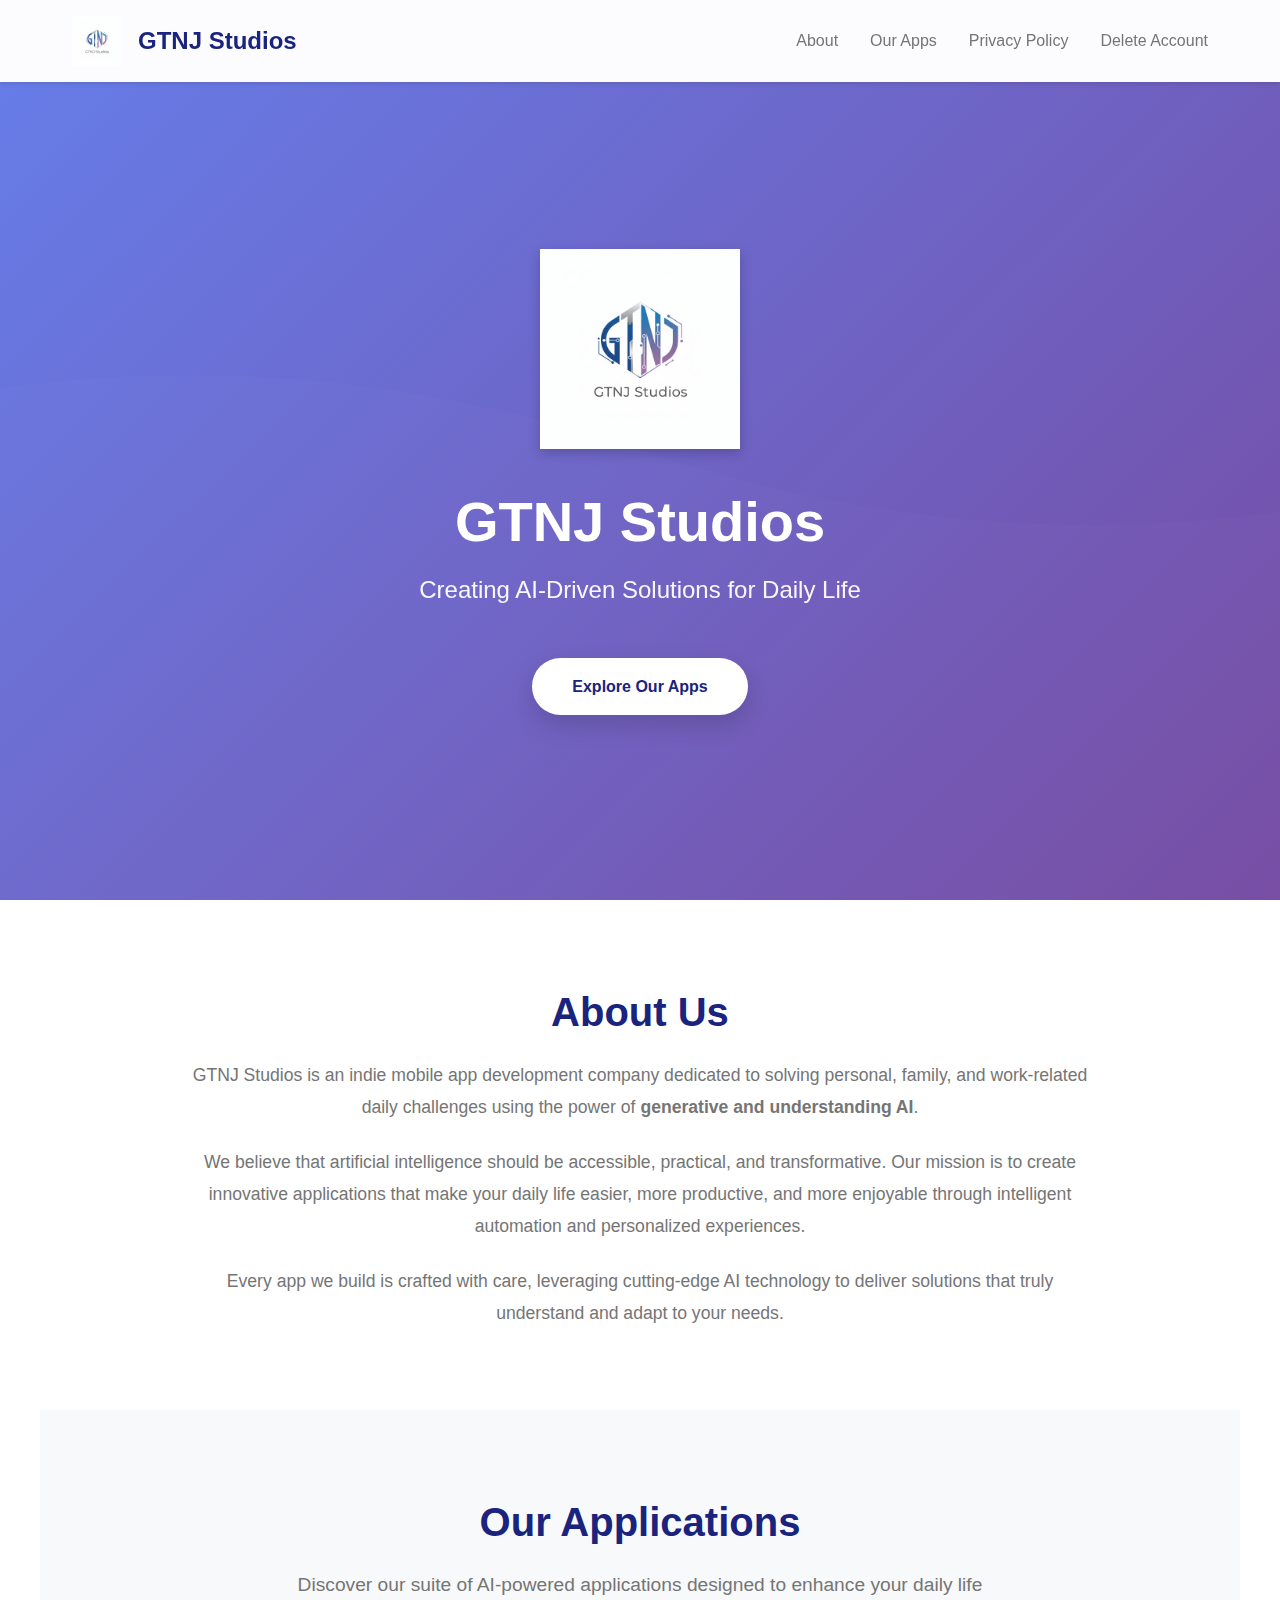
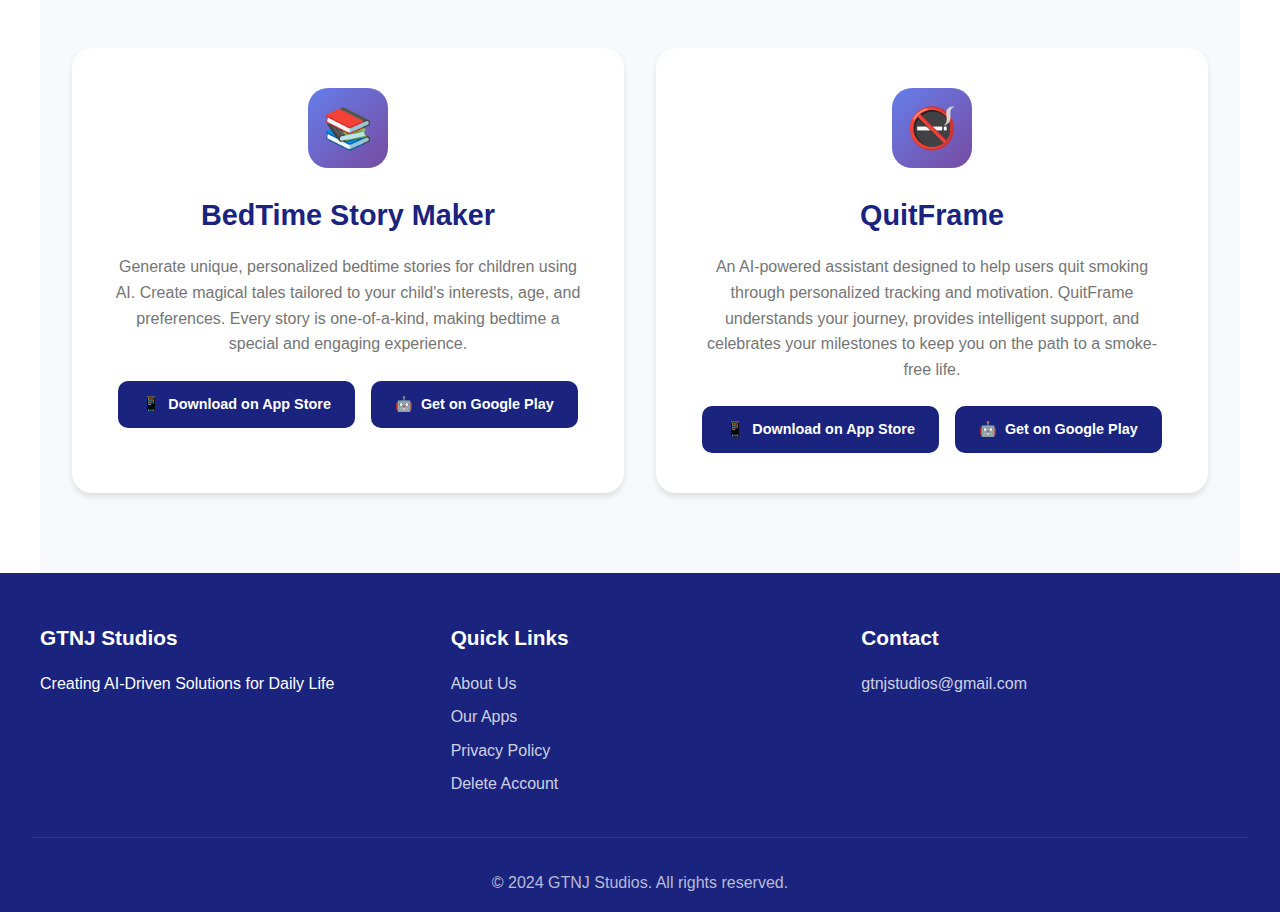
<file: public/index.html>
<!DOCTYPE html>
<html lang="en">
<head>
  <meta charset="UTF-8">
  <meta name="viewport" content="width=device-width, initial-scale=1.0">
  <meta name="description" content="GTNJ Studios - Creating AI-Driven Solutions for Daily Life. Innovative mobile apps powered by artificial intelligence.">
  <meta name="keywords" content="AI, mobile apps, artificial intelligence, GTNJ Studios, app development">
  <title>GTNJ Studios - AI-Driven Solutions for Daily Life</title>
  <link rel="stylesheet" href="styles/main.css">
</head>
<body>
  <!-- Navigation -->
  <nav class="navbar">
    <div class="navbar-container">
      <div class="logo-container">
        <img src="logo.png" alt="GTNJ Studios Logo" class="logo">
        <a href="#" class="brand-name">GTNJ Studios</a>
      </div>
      <ul class="nav-links">
        <li><a href="#about">About</a></li>
        <li><a href="#apps">Our Apps</a></li>
        <li><a href="privacy.html">Privacy Policy</a></li>
        <li><a href="delete-account.html">Delete Account</a></li>
      </ul>
    </div>
  </nav>

  <!-- Hero Section -->
  <section class="hero">
    <div class="hero-content">
      <img src="logo.png" alt="GTNJ Studios" class="hero-logo">
      <h1>GTNJ Studios</h1>
      <p class="tagline">Creating AI-Driven Solutions for Daily Life</p>
      <a href="#apps" class="cta-button">Explore Our Apps</a>
    </div>
  </section>

  <!-- About Section -->
  <section id="about" class="section">
    <h2 class="section-title">About Us</h2>
    <div class="about-content">
      <p>
        GTNJ Studios is an indie mobile app development company dedicated to solving
        personal, family, and work-related daily challenges using the power of
        <strong>generative and understanding AI</strong>.
      </p>
      <p style="margin-top: 1.5rem;">
        We believe that artificial intelligence should be accessible, practical, and
        transformative. Our mission is to create innovative applications that make
        your daily life easier, more productive, and more enjoyable through intelligent
        automation and personalized experiences.
      </p>
      <p style="margin-top: 1.5rem;">
        Every app we build is crafted with care, leveraging cutting-edge AI technology
        to deliver solutions that truly understand and adapt to your needs.
      </p>
    </div>
  </section>

  <!-- Apps Section -->
  <section id="apps" class="section" style="background: #f8f9fa;">
    <h2 class="section-title">Our Applications</h2>
    <p class="section-subtitle">
      Discover our suite of AI-powered applications designed to enhance your daily life
    </p>

    <div class="apps-grid">
      <!-- App 1: BedTime Story Maker -->
      <div class="app-card fade-in">
        <div class="app-icon">📚</div>
        <h3>BedTime Story Maker</h3>
        <p>
          Generate unique, personalized bedtime stories for children using AI.
          Create magical tales tailored to your child's interests, age, and preferences.
          Every story is one-of-a-kind, making bedtime a special and engaging experience.
        </p>
        <div class="app-buttons">
          <a href="#" class="app-button">
            <span>📱</span>
            Download on App Store
          </a>
          <a href="#" class="app-button">
            <span>🤖</span>
            Get on Google Play
          </a>
        </div>
      </div>

      <!-- App 2: QuitFrame -->
      <div class="app-card fade-in" style="animation-delay: 0.2s;">
        <div class="app-icon">🚭</div>
        <h3>QuitFrame</h3>
        <p>
          An AI-powered assistant designed to help users quit smoking through
          personalized tracking and motivation. QuitFrame understands your journey,
          provides intelligent support, and celebrates your milestones to keep you
          on the path to a smoke-free life.
        </p>
        <div class="app-buttons">
          <a href="#" class="app-button">
            <span>📱</span>
            Download on App Store
          </a>
          <a href="#" class="app-button">
            <span>🤖</span>
            Get on Google Play
          </a>
        </div>
      </div>
    </div>
  </section>

  <!-- Footer -->
  <footer class="footer">
    <div class="footer-content">
      <div class="footer-section">
        <h3>GTNJ Studios</h3>
        <p>Creating AI-Driven Solutions for Daily Life</p>
      </div>

      <div class="footer-section">
        <h3>Quick Links</h3>
        <ul>
          <li><a href="#about">About Us</a></li>
          <li><a href="#apps">Our Apps</a></li>
          <li><a href="privacy.html">Privacy Policy</a></li>
          <li><a href="delete-account.html">Delete Account</a></li>
        </ul>
      </div>

      <div class="footer-section">
        <h3>Contact</h3>
        <ul>
          <li><a href="mailto:gtnjstudios@gmail.com">gtnjstudios@gmail.com</a></li>
        </ul>
      </div>
    </div>

    <div class="footer-bottom">
      <p>&copy; 2024 GTNJ Studios. All rights reserved.</p>
    </div>
  </footer>
</body>
</html>
</file>
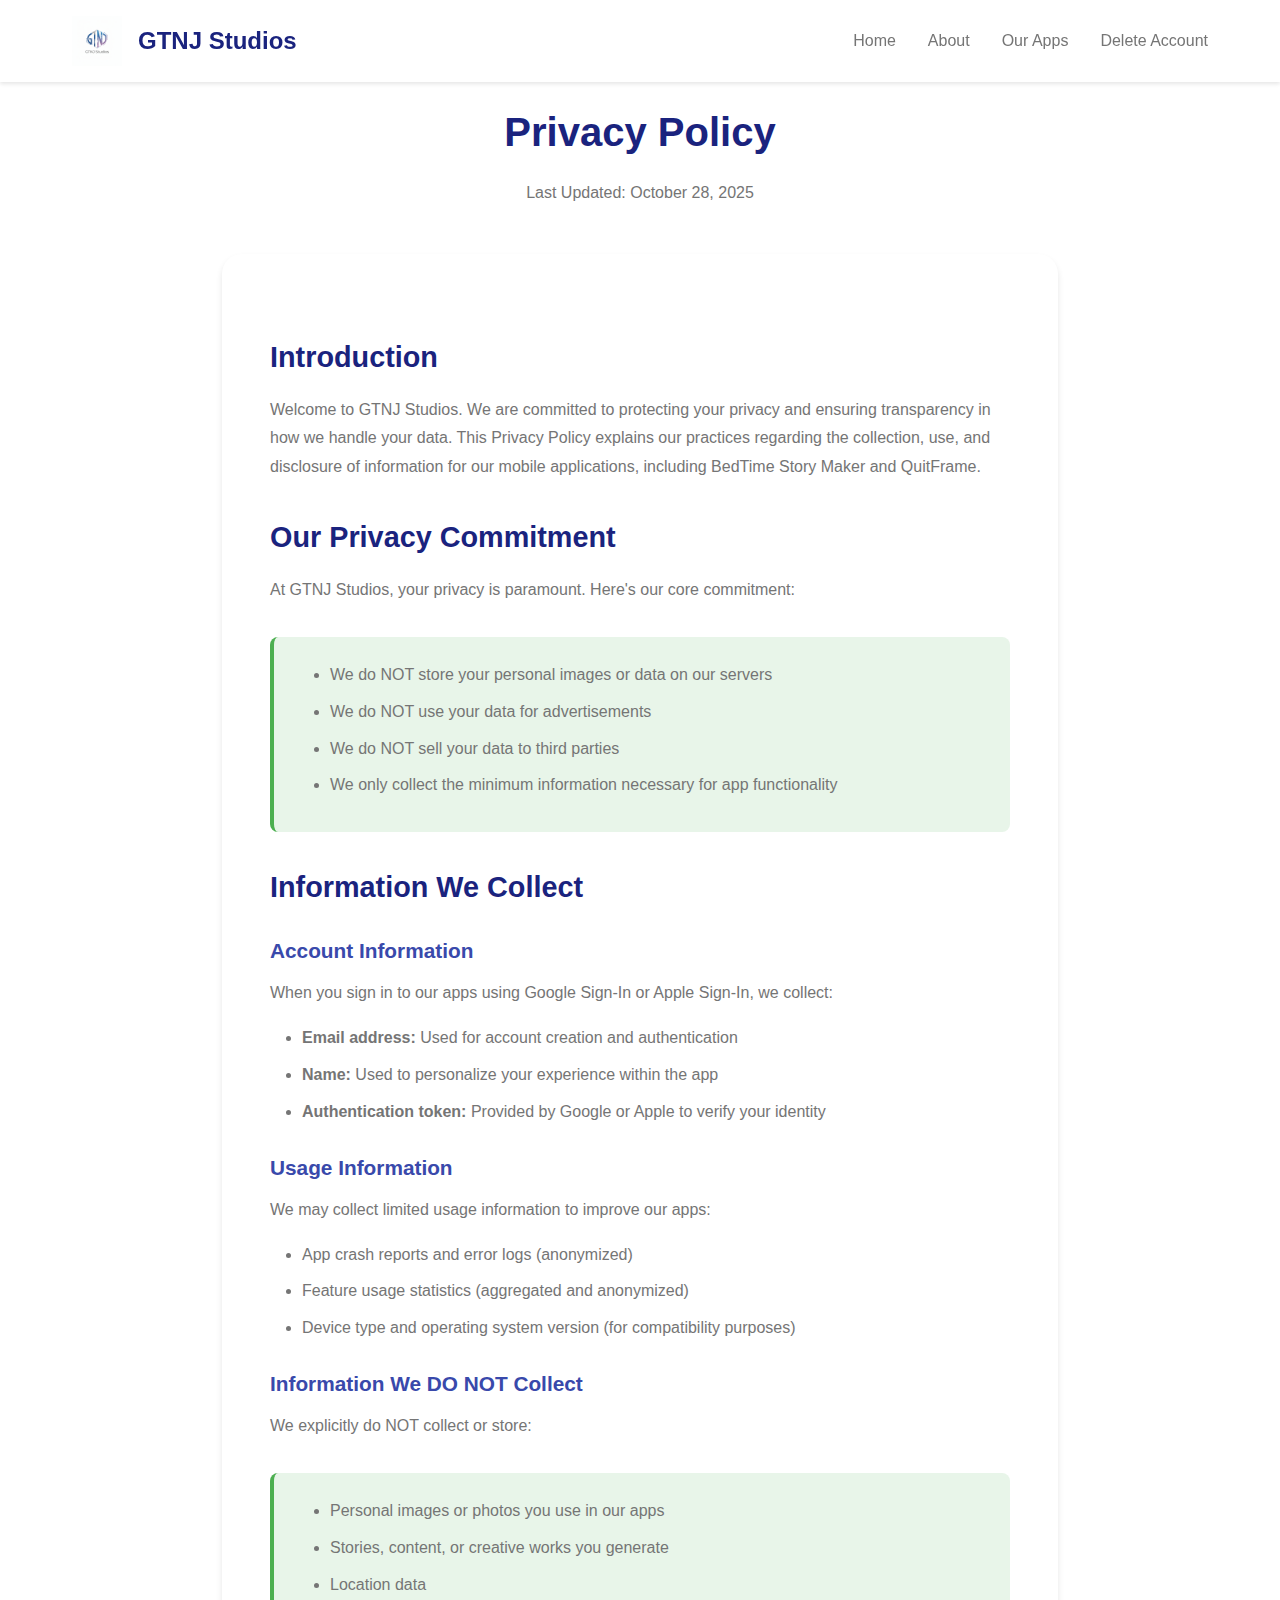
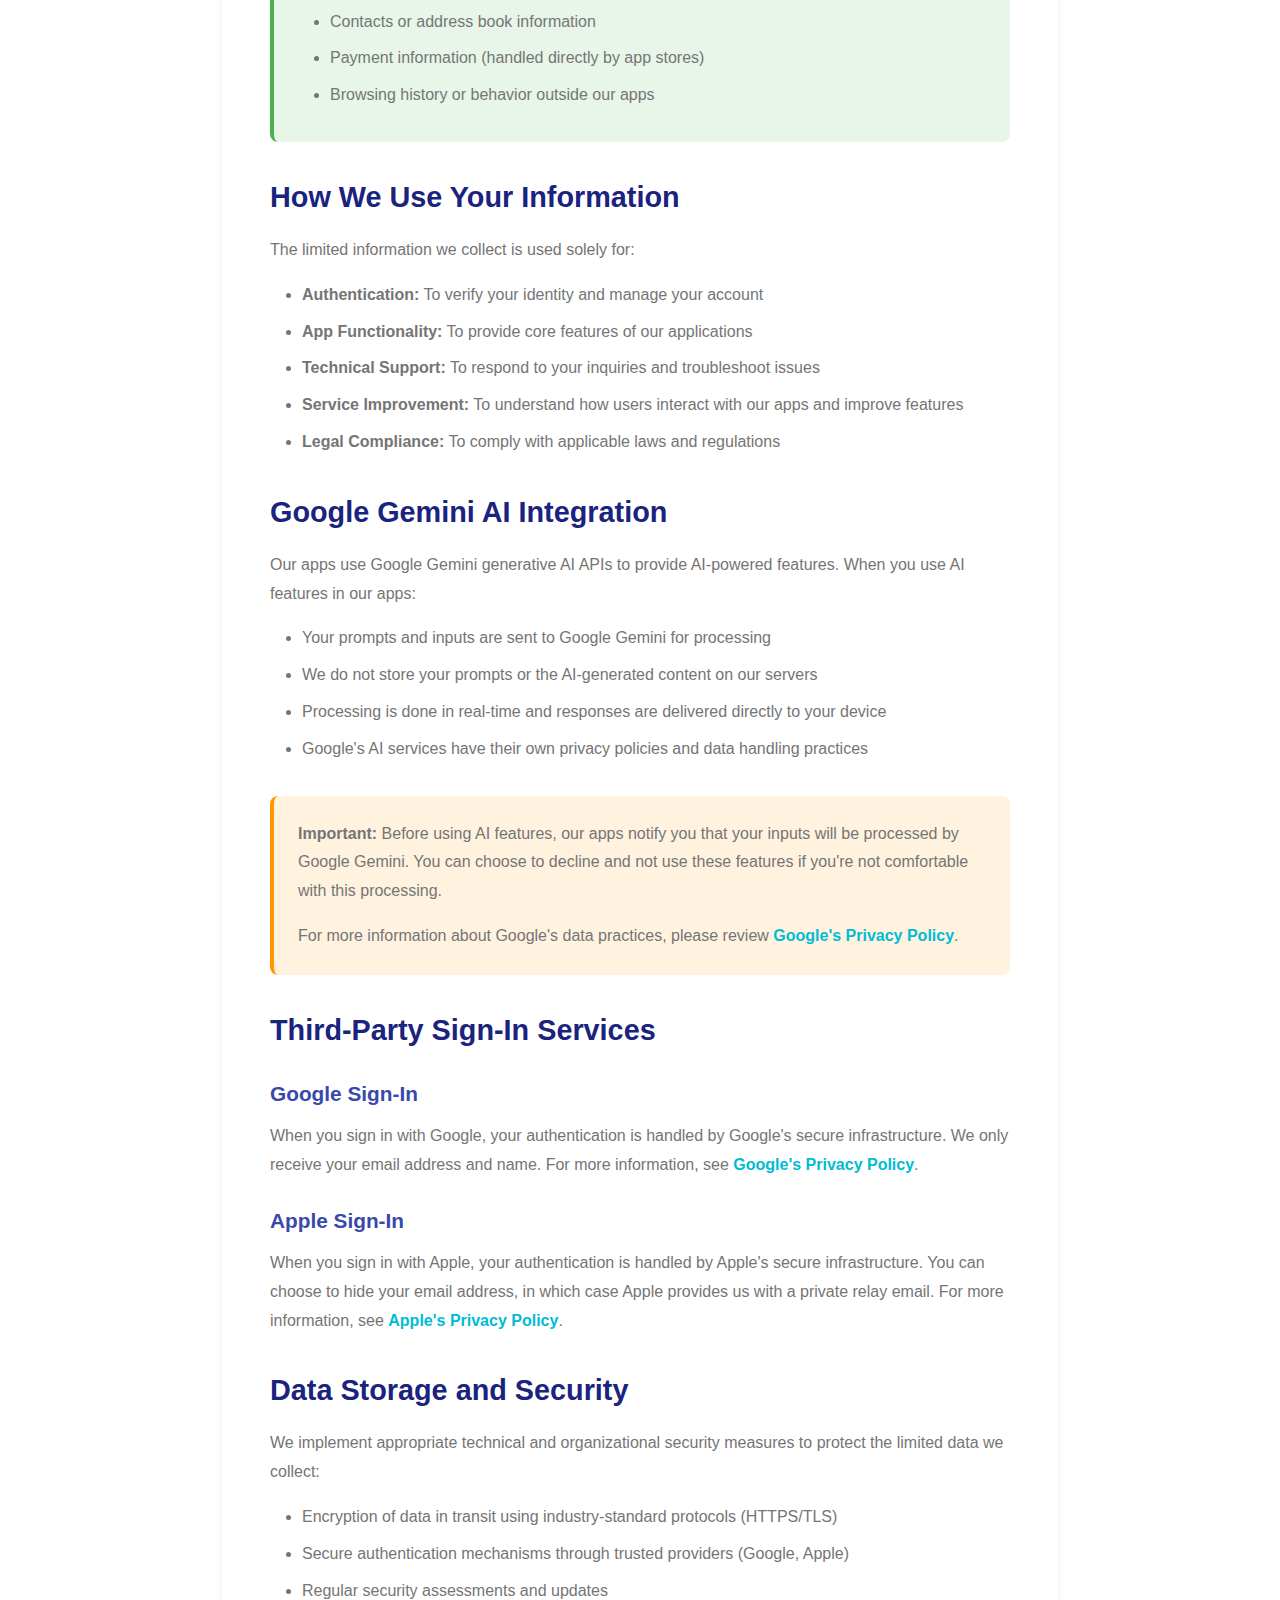
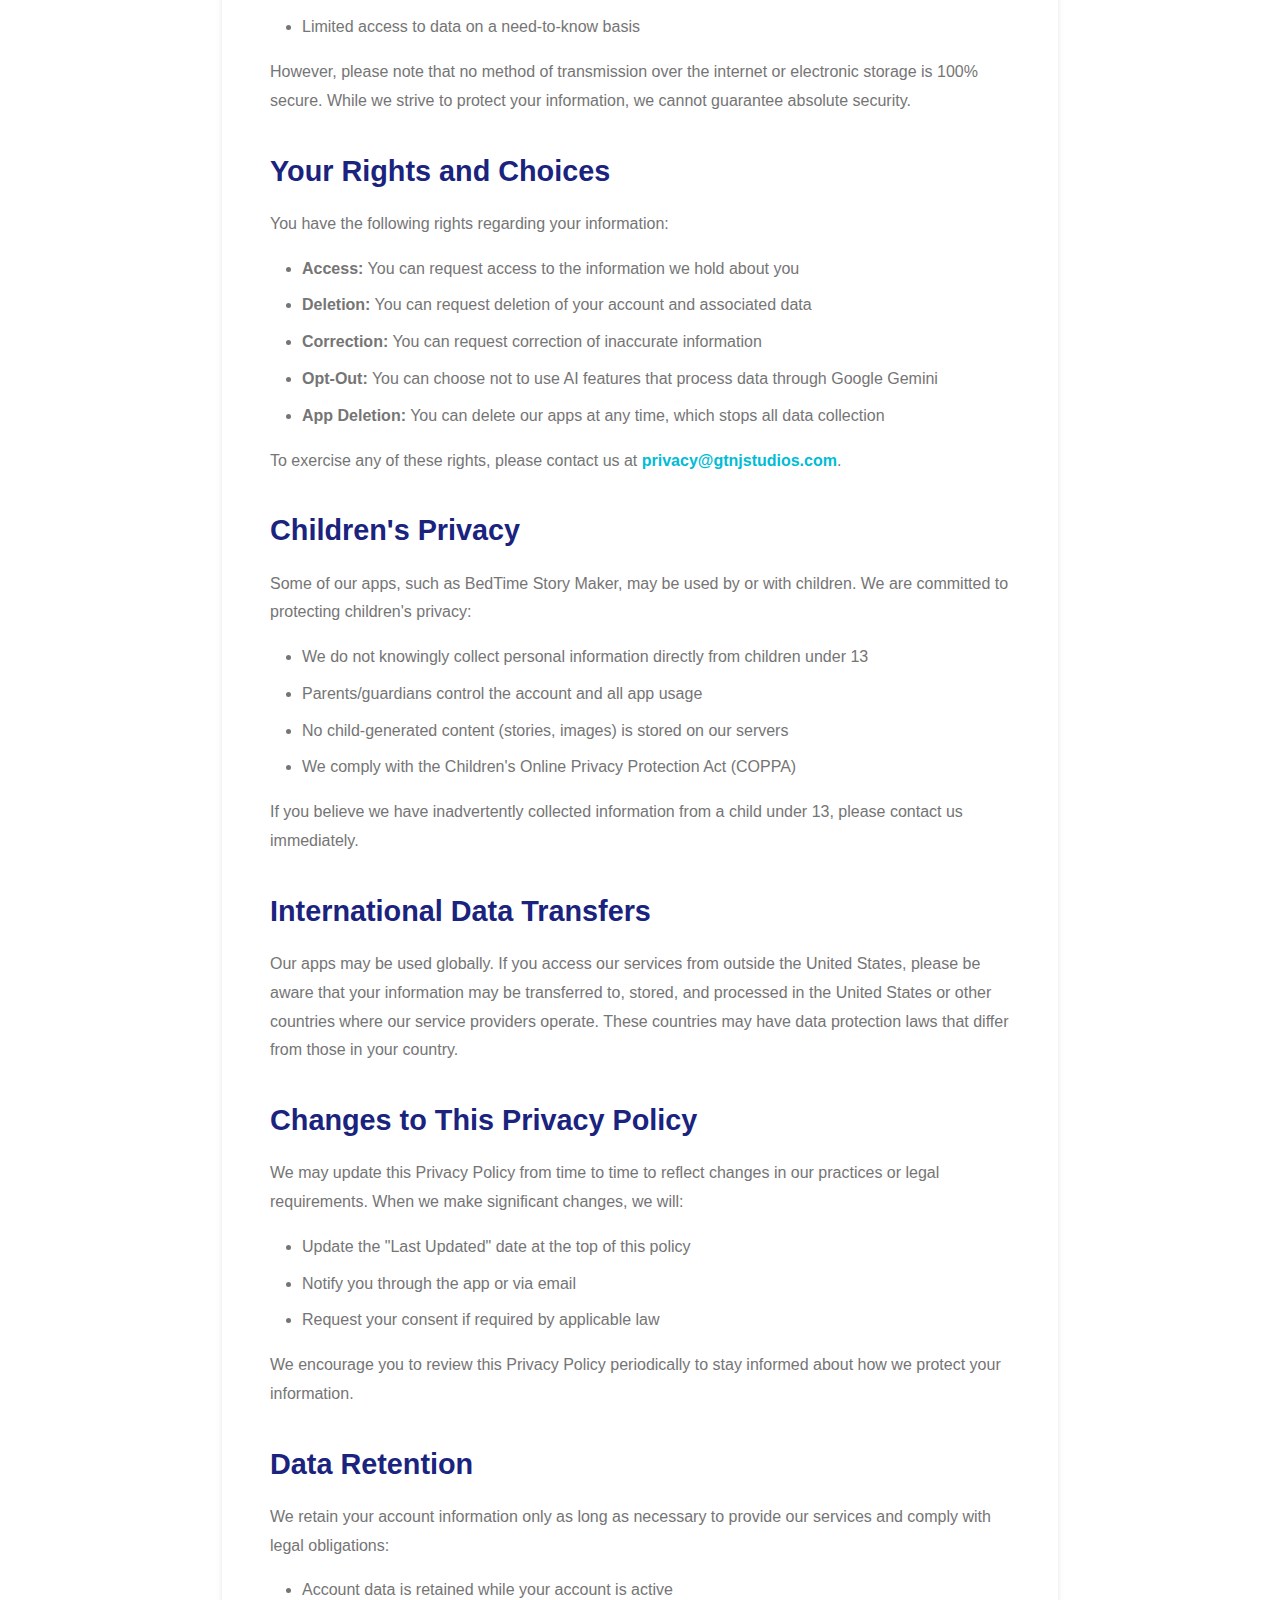
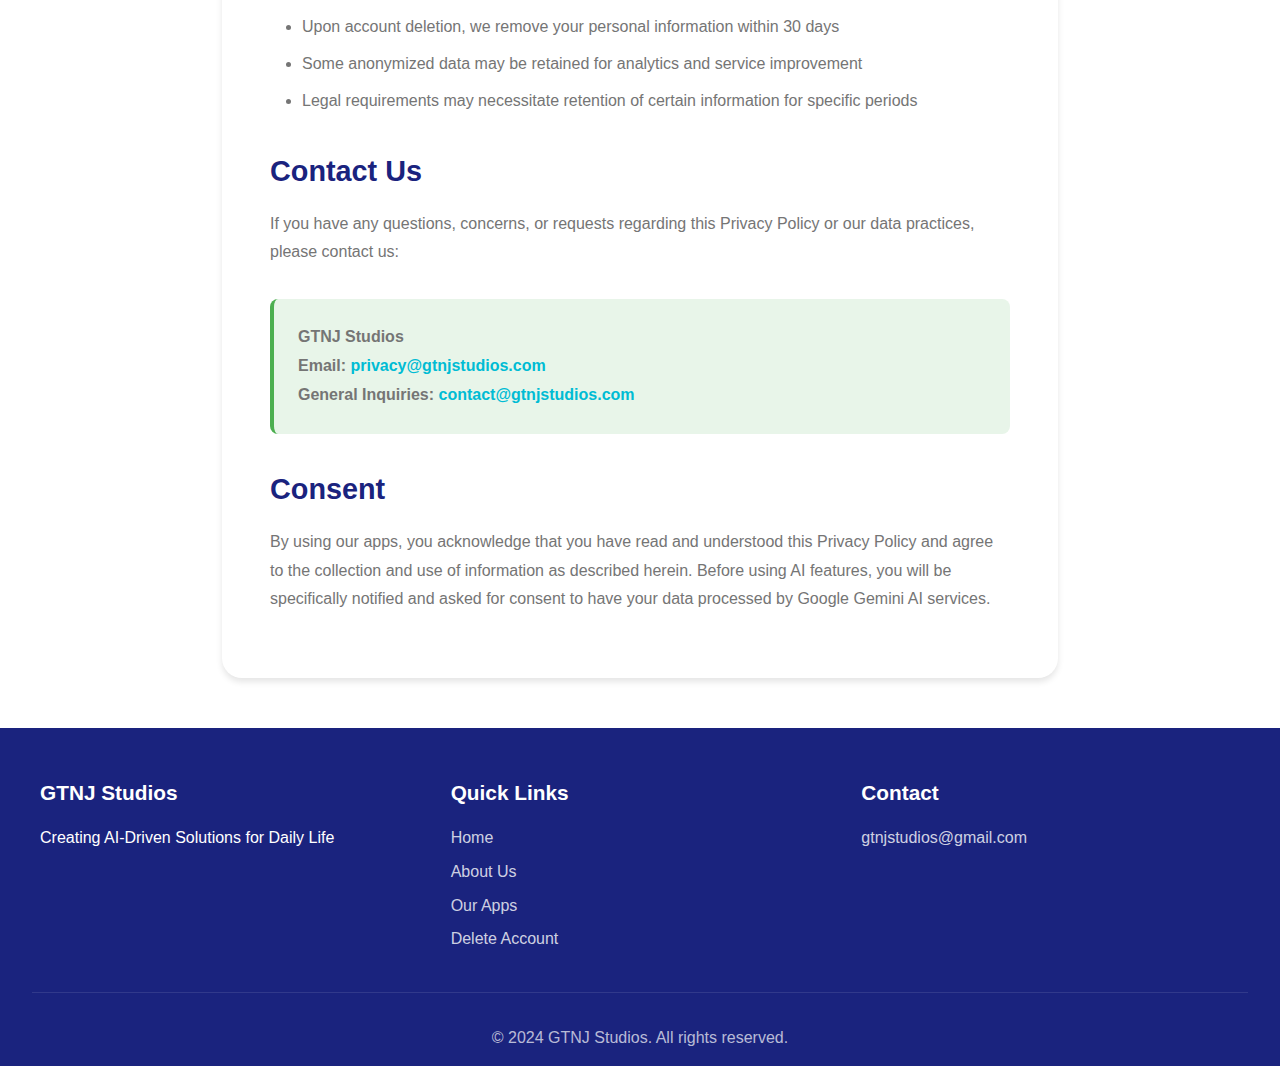
<file: public/privacy.html>
<!DOCTYPE html>
<html lang="en">
<head>
  <meta charset="UTF-8">
  <meta name="viewport" content="width=device-width, initial-scale=1.0">
  <meta name="description" content="Privacy Policy for GTNJ Studios applications. Learn about our data practices and commitment to user privacy.">
  <title>Privacy Policy - GTNJ Studios</title>
  <link rel="stylesheet" href="styles/main.css">
</head>
<body>
  <!-- Navigation -->
  <nav class="navbar">
    <div class="navbar-container">
      <div class="logo-container">
        <img src="logo.png" alt="GTNJ Studios Logo" class="logo">
        <a href="index.html" class="brand-name">GTNJ Studios</a>
      </div>
      <ul class="nav-links">
        <li><a href="index.html">Home</a></li>
        <li><a href="index.html#about">About</a></li>
        <li><a href="index.html#apps">Our Apps</a></li>
        <li><a href="delete-account.html">Delete Account</a></li>
      </ul>
    </div>
  </nav>

  <!-- Privacy Policy Content -->
  <div class="privacy-container">
    <div class="privacy-header">
      <h1 class="section-title">Privacy Policy</h1>
      <p style="color: #757575;">Last Updated: October 28, 2025</p>
    </div>

    <div class="privacy-content">
      <h2>Introduction</h2>
      <p>
        Welcome to GTNJ Studios. We are committed to protecting your privacy and ensuring transparency in how we handle your data. This Privacy Policy explains our practices regarding the collection, use, and disclosure of information for our mobile applications, including BedTime Story Maker and QuitFrame.
      </p>

      <h2>Our Privacy Commitment</h2>
      <p>At GTNJ Studios, your privacy is paramount. Here's our core commitment:</p>
      <div class="highlight-box">
        <ul style="margin-bottom: 0;">
          <li>We do NOT store your personal images or data on our servers</li>
          <li>We do NOT use your data for advertisements</li>
          <li>We do NOT sell your data to third parties</li>
          <li>We only collect the minimum information necessary for app functionality</li>
        </ul>
      </div>

      <h2>Information We Collect</h2>

      <h3>Account Information</h3>
      <p>When you sign in to our apps using Google Sign-In or Apple Sign-In, we collect:</p>
      <ul>
        <li><strong>Email address:</strong> Used for account creation and authentication</li>
        <li><strong>Name:</strong> Used to personalize your experience within the app</li>
        <li><strong>Authentication token:</strong> Provided by Google or Apple to verify your identity</li>
      </ul>

      <h3>Usage Information</h3>
      <p>We may collect limited usage information to improve our apps:</p>
      <ul>
        <li>App crash reports and error logs (anonymized)</li>
        <li>Feature usage statistics (aggregated and anonymized)</li>
        <li>Device type and operating system version (for compatibility purposes)</li>
      </ul>

      <h3>Information We DO NOT Collect</h3>
      <p>We explicitly do NOT collect or store:</p>
      <div class="highlight-box">
        <ul style="margin-bottom: 0;">
          <li>Personal images or photos you use in our apps</li>
          <li>Stories, content, or creative works you generate</li>
          <li>Location data</li>
          <li>Contacts or address book information</li>
          <li>Payment information (handled directly by app stores)</li>
          <li>Browsing history or behavior outside our apps</li>
        </ul>
      </div>

      <h2>How We Use Your Information</h2>
      <p>The limited information we collect is used solely for:</p>
      <ul>
        <li><strong>Authentication:</strong> To verify your identity and manage your account</li>
        <li><strong>App Functionality:</strong> To provide core features of our applications</li>
        <li><strong>Technical Support:</strong> To respond to your inquiries and troubleshoot issues</li>
        <li><strong>Service Improvement:</strong> To understand how users interact with our apps and improve features</li>
        <li><strong>Legal Compliance:</strong> To comply with applicable laws and regulations</li>
      </ul>

      <h2>Google Gemini AI Integration</h2>
      <p>Our apps use Google Gemini generative AI APIs to provide AI-powered features. When you use AI features in our apps:</p>
      <ul>
        <li>Your prompts and inputs are sent to Google Gemini for processing</li>
        <li>We do not store your prompts or the AI-generated content on our servers</li>
        <li>Processing is done in real-time and responses are delivered directly to your device</li>
        <li>Google's AI services have their own privacy policies and data handling practices</li>
      </ul>

      <div class="warning-box">
        <p>
          <strong>Important:</strong> Before using AI features, our apps notify you that your inputs will be processed by Google Gemini. You can choose to decline and not use these features if you're not comfortable with this processing.
        </p>
        <p style="margin-bottom: 0;">
          For more information about Google's data practices, please review <a href="https://policies.google.com/privacy" class="external-link" target="_blank" rel="noopener noreferrer">Google's Privacy Policy</a>.
        </p>
      </div>

      <h2>Third-Party Sign-In Services</h2>

      <h3>Google Sign-In</h3>
      <p>
        When you sign in with Google, your authentication is handled by Google's secure infrastructure. We only receive your email address and name. For more information, see <a href="https://policies.google.com/privacy" class="external-link" target="_blank" rel="noopener noreferrer">Google's Privacy Policy</a>.
      </p>

      <h3>Apple Sign-In</h3>
      <p>
        When you sign in with Apple, your authentication is handled by Apple's secure infrastructure. You can choose to hide your email address, in which case Apple provides us with a private relay email. For more information, see <a href="https://www.apple.com/legal/privacy/" class="external-link" target="_blank" rel="noopener noreferrer">Apple's Privacy Policy</a>.
      </p>

      <h2>Data Storage and Security</h2>
      <p>We implement appropriate technical and organizational security measures to protect the limited data we collect:</p>
      <ul>
        <li>Encryption of data in transit using industry-standard protocols (HTTPS/TLS)</li>
        <li>Secure authentication mechanisms through trusted providers (Google, Apple)</li>
        <li>Regular security assessments and updates</li>
        <li>Limited access to data on a need-to-know basis</li>
      </ul>
      <p>
        However, please note that no method of transmission over the internet or electronic storage is 100% secure. While we strive to protect your information, we cannot guarantee absolute security.
      </p>

      <h2>Your Rights and Choices</h2>
      <p>You have the following rights regarding your information:</p>
      <ul>
        <li><strong>Access:</strong> You can request access to the information we hold about you</li>
        <li><strong>Deletion:</strong> You can request deletion of your account and associated data</li>
        <li><strong>Correction:</strong> You can request correction of inaccurate information</li>
        <li><strong>Opt-Out:</strong> You can choose not to use AI features that process data through Google Gemini</li>
        <li><strong>App Deletion:</strong> You can delete our apps at any time, which stops all data collection</li>
      </ul>
      <p>
        To exercise any of these rights, please contact us at <a href="mailto:privacy@gtnjstudios.com" class="external-link">privacy@gtnjstudios.com</a>.
      </p>

      <h2>Children's Privacy</h2>
      <p>Some of our apps, such as BedTime Story Maker, may be used by or with children. We are committed to protecting children's privacy:</p>
      <ul>
        <li>We do not knowingly collect personal information directly from children under 13</li>
        <li>Parents/guardians control the account and all app usage</li>
        <li>No child-generated content (stories, images) is stored on our servers</li>
        <li>We comply with the Children's Online Privacy Protection Act (COPPA)</li>
      </ul>
      <p>
        If you believe we have inadvertently collected information from a child under 13, please contact us immediately.
      </p>

      <h2>International Data Transfers</h2>
      <p>
        Our apps may be used globally. If you access our services from outside the United States, please be aware that your information may be transferred to, stored, and processed in the United States or other countries where our service providers operate. These countries may have data protection laws that differ from those in your country.
      </p>

      <h2>Changes to This Privacy Policy</h2>
      <p>
        We may update this Privacy Policy from time to time to reflect changes in our practices or legal requirements. When we make significant changes, we will:
      </p>
      <ul>
        <li>Update the "Last Updated" date at the top of this policy</li>
        <li>Notify you through the app or via email</li>
        <li>Request your consent if required by applicable law</li>
      </ul>
      <p>
        We encourage you to review this Privacy Policy periodically to stay informed about how we protect your information.
      </p>

      <h2>Data Retention</h2>
      <p>
        We retain your account information only as long as necessary to provide our services and comply with legal obligations:
      </p>
      <ul>
        <li>Account data is retained while your account is active</li>
        <li>Upon account deletion, we remove your personal information within 30 days</li>
        <li>Some anonymized data may be retained for analytics and service improvement</li>
        <li>Legal requirements may necessitate retention of certain information for specific periods</li>
      </ul>

      <h2>Contact Us</h2>
      <p>
        If you have any questions, concerns, or requests regarding this Privacy Policy or our data practices, please contact us:
      </p>
      <div class="highlight-box">
        <p style="margin-bottom: 0;">
          <strong>GTNJ Studios</strong><br>
          <strong>Email:</strong> <a href="mailto:privacy@gtnjstudios.com" class="external-link">privacy@gtnjstudios.com</a><br>
          <strong>General Inquiries:</strong> <a href="mailto:contact@gtnjstudios.com" class="external-link">contact@gtnjstudios.com</a>
        </p>
      </div>

      <h2>Consent</h2>
      <p>
        By using our apps, you acknowledge that you have read and understood this Privacy Policy and agree to the collection and use of information as described herein. Before using AI features, you will be specifically notified and asked for consent to have your data processed by Google Gemini AI services.
      </p>
    </div>
  </div>

  <!-- Footer -->
  <footer class="footer">
    <div class="footer-content">
      <div class="footer-section">
        <h3>GTNJ Studios</h3>
        <p>Creating AI-Driven Solutions for Daily Life</p>
      </div>

      <div class="footer-section">
        <h3>Quick Links</h3>
        <ul>
          <li><a href="index.html">Home</a></li>
          <li><a href="index.html#about">About Us</a></li>
          <li><a href="index.html#apps">Our Apps</a></li>
          <li><a href="delete-account.html">Delete Account</a></li>
        </ul>
      </div>

      <div class="footer-section">
        <h3>Contact</h3>
        <ul>
          <li><a href="mailto:gtnjstudios@gmail.com">gtnjstudios@gmail.com</a></li>
        </ul>
      </div>
    </div>

    <div class="footer-bottom">
      <p>&copy; 2024 GTNJ Studios. All rights reserved.</p>
    </div>
  </footer>
</body>
</html>
</file>
<file: public/styles/main.css>
/* Modern, Elegant Stylesheet for GTNJ Studios */

:root {
  --primary-color: #1a237e; /* Deep Blue */
  --secondary-color: #3949ab; /* Medium Blue */
  --accent-color: #00bcd4; /* Cyan Accent */
  --text-primary: #212121;
  --text-secondary: #757575;
  --background-light: #ffffff;
  --background-gradient: linear-gradient(135deg, #667eea 0%, #764ba2 100%);
  --shadow-sm: 0 2px 4px rgba(0,0,0,0.1);
  --shadow-md: 0 4px 6px rgba(0,0,0,0.1);
  --shadow-lg: 0 10px 25px rgba(0,0,0,0.15);
  --transition: all 0.3s cubic-bezier(0.4, 0, 0.2, 1);
}

* {
  margin: 0;
  padding: 0;
  box-sizing: border-box;
}

html {
  scroll-behavior: smooth;
}

body {
  font-family: -apple-system, BlinkMacSystemFont, 'Segoe UI', 'Roboto', 'Oxygen', 'Ubuntu', 'Cantarell', 'Fira Sans', 'Droid Sans', 'Helvetica Neue', sans-serif;
  -webkit-font-smoothing: antialiased;
  -moz-osx-font-smoothing: grayscale;
  line-height: 1.6;
  color: var(--text-primary);
  background-color: var(--background-light);
}

/* Navigation */
.navbar {
  background: rgba(255, 255, 255, 0.98);
  backdrop-filter: blur(10px);
  box-shadow: var(--shadow-sm);
  position: fixed;
  width: 100%;
  top: 0;
  z-index: 1000;
  transition: var(--transition);
}

.navbar-container {
  max-width: 1200px;
  margin: 0 auto;
  padding: 1rem 2rem;
  display: flex;
  justify-content: space-between;
  align-items: center;
}

.logo-container {
  display: flex;
  align-items: center;
  gap: 1rem;
}

.logo {
  height: 50px;
  width: auto;
}

.brand-name {
  font-size: 1.5rem;
  font-weight: 700;
  color: var(--primary-color);
  text-decoration: none;
}

.nav-links {
  display: flex;
  list-style: none;
  gap: 2rem;
  align-items: center;
}

.nav-links a {
  color: var(--text-secondary);
  text-decoration: none;
  font-weight: 500;
  transition: var(--transition);
}

.nav-links a:hover {
  color: var(--primary-color);
}

/* Hero Section */
.hero {
  min-height: 100vh;
  display: flex;
  align-items: center;
  justify-content: center;
  background: var(--background-gradient);
  color: white;
  text-align: center;
  padding: 6rem 2rem 2rem;
  position: relative;
  overflow: hidden;
}

.hero::before {
  content: '';
  position: absolute;
  top: 0;
  left: 0;
  right: 0;
  bottom: 0;
  background: url('data:image/svg+xml,<svg xmlns="http://www.w3.org/2000/svg" viewBox="0 0 1200 600"><path d="M0,300 Q300,200 600,300 T1200,300 L1200,600 L0,600 Z" fill="rgba(255,255,255,0.05)"/></svg>') no-repeat bottom center;
  background-size: cover;
  opacity: 0.3;
}

.hero-content {
  position: relative;
  z-index: 1;
  max-width: 900px;
}

.hero-logo {
  max-width: 200px;
  margin-bottom: 2rem;
  filter: drop-shadow(0 4px 6px rgba(0,0,0,0.2));
}

.hero h1 {
  font-size: 3.5rem;
  font-weight: 800;
  margin-bottom: 1rem;
  line-height: 1.2;
}

.tagline {
  font-size: 1.5rem;
  font-weight: 300;
  margin-bottom: 2rem;
  opacity: 0.95;
}

.cta-button {
  display: inline-block;
  padding: 1rem 2.5rem;
  background: white;
  color: var(--primary-color);
  text-decoration: none;
  border-radius: 50px;
  font-weight: 600;
  box-shadow: var(--shadow-lg);
  transition: var(--transition);
  margin-top: 1rem;
}

.cta-button:hover {
  transform: translateY(-2px);
  box-shadow: 0 15px 30px rgba(0,0,0,0.25);
}

/* Section Styles */
.section {
  padding: 5rem 2rem;
  max-width: 1200px;
  margin: 0 auto;
}

.section-title {
  font-size: 2.5rem;
  font-weight: 700;
  color: var(--primary-color);
  text-align: center;
  margin-bottom: 1rem;
}

.section-subtitle {
  font-size: 1.2rem;
  color: var(--text-secondary);
  text-align: center;
  margin-bottom: 3rem;
  max-width: 800px;
  margin-left: auto;
  margin-right: auto;
}

/* About Section */
.about-content {
  max-width: 900px;
  margin: 0 auto;
  font-size: 1.1rem;
  line-height: 1.8;
  color: var(--text-secondary);
  text-align: center;
}

/* Apps Grid */
.apps-grid {
  display: grid;
  grid-template-columns: repeat(auto-fit, minmax(300px, 1fr));
  gap: 2rem;
  margin-top: 3rem;
}

.app-card {
  background: white;
  border-radius: 20px;
  padding: 2.5rem;
  box-shadow: var(--shadow-md);
  transition: var(--transition);
  text-align: center;
}

.app-card:hover {
  transform: translateY(-10px);
  box-shadow: var(--shadow-lg);
}

.app-icon {
  width: 80px;
  height: 80px;
  background: var(--background-gradient);
  border-radius: 20px;
  margin: 0 auto 1.5rem;
  display: flex;
  align-items: center;
  justify-content: center;
  font-size: 2.5rem;
}

.app-card h3 {
  font-size: 1.8rem;
  color: var(--primary-color);
  margin-bottom: 1rem;
}

.app-card p {
  color: var(--text-secondary);
  margin-bottom: 1.5rem;
  line-height: 1.6;
}

.app-buttons {
  display: flex;
  gap: 1rem;
  justify-content: center;
  flex-wrap: wrap;
}

.app-button {
  display: inline-flex;
  align-items: center;
  gap: 0.5rem;
  padding: 0.75rem 1.5rem;
  background: var(--primary-color);
  color: white;
  text-decoration: none;
  border-radius: 10px;
  font-weight: 600;
  transition: var(--transition);
  font-size: 0.9rem;
}

.app-button:hover {
  background: var(--secondary-color);
  transform: scale(1.05);
}

/* Footer */
.footer {
  background: var(--primary-color);
  color: white;
  padding: 3rem 2rem 1rem;
}

.footer-content {
  max-width: 1200px;
  margin: 0 auto;
  display: grid;
  grid-template-columns: repeat(auto-fit, minmax(250px, 1fr));
  gap: 2rem;
  margin-bottom: 2rem;
}

.footer-section h3 {
  margin-bottom: 1rem;
  font-size: 1.3rem;
}

.footer-section ul {
  list-style: none;
}

.footer-section ul li {
  margin-bottom: 0.5rem;
}

.footer-section a {
  color: rgba(255, 255, 255, 0.8);
  text-decoration: none;
  transition: var(--transition);
}

.footer-section a:hover {
  color: white;
}

.footer-bottom {
  text-align: center;
  padding-top: 2rem;
  border-top: 1px solid rgba(255, 255, 255, 0.1);
  color: rgba(255, 255, 255, 0.7);
}

/* Privacy Policy Page */
.privacy-container {
  max-width: 900px;
  margin: 100px auto 50px;
  padding: 0 2rem;
}

.privacy-header {
  text-align: center;
  margin-bottom: 3rem;
}

.privacy-content {
  background: white;
  padding: 3rem;
  border-radius: 20px;
  box-shadow: var(--shadow-md);
}

.privacy-content h2 {
  color: var(--primary-color);
  margin-top: 2rem;
  margin-bottom: 1rem;
  font-size: 1.8rem;
}

.privacy-content h3 {
  color: var(--secondary-color);
  margin-top: 1.5rem;
  margin-bottom: 0.75rem;
  font-size: 1.3rem;
}

.privacy-content p,
.privacy-content ul {
  color: var(--text-secondary);
  margin-bottom: 1rem;
  line-height: 1.8;
}

.privacy-content ul {
  padding-left: 2rem;
}

.privacy-content li {
  margin-bottom: 0.5rem;
}

.highlight-box {
  background: #e8f5e9;
  border-left: 4px solid #4caf50;
  padding: 1.5rem;
  margin: 2rem 0;
  border-radius: 8px;
}

.warning-box {
  background: #fff3e0;
  border-left: 4px solid #ff9800;
  padding: 1.5rem;
  margin: 2rem 0;
  border-radius: 8px;
}

.external-link {
  color: var(--accent-color);
  text-decoration: none;
  font-weight: 600;
  transition: var(--transition);
}

.external-link:hover {
  text-decoration: underline;
}

/* Delete Account Page */
.delete-container {
  max-width: 700px;
  margin: 100px auto 50px;
  padding: 0 2rem;
}

.delete-form-card {
  background: white;
  padding: 3rem;
  border-radius: 20px;
  box-shadow: var(--shadow-lg);
}

.warning-section {
  background: #ffebee;
  border-left: 4px solid #f44336;
  padding: 2rem;
  margin-bottom: 2rem;
  border-radius: 8px;
}

.warning-section h3 {
  color: #c62828;
  margin-bottom: 1rem;
}

.warning-list {
  list-style: none;
  padding-left: 0;
}

.warning-list li {
  color: #d32f2f;
  margin-bottom: 0.75rem;
  padding-left: 1.5rem;
  position: relative;
  font-weight: 500;
}

.warning-list li::before {
  content: '⚠';
  position: absolute;
  left: 0;
  font-size: 1.2rem;
}

.form-group {
  margin-bottom: 1.5rem;
}

.form-group label {
  display: block;
  margin-bottom: 0.5rem;
  color: var(--text-primary);
  font-weight: 600;
}

.form-group input {
  width: 100%;
  padding: 1rem;
  border: 2px solid #e0e0e0;
  border-radius: 10px;
  font-size: 1rem;
  transition: var(--transition);
}

.form-group input:focus {
  outline: none;
  border-color: var(--primary-color);
}

.captcha-container {
  background: #f5f5f5;
  padding: 1.5rem;
  border-radius: 10px;
  text-align: center;
  margin-bottom: 1.5rem;
}

.captcha-question {
  font-size: 1.2rem;
  font-weight: 600;
  color: var(--text-primary);
  margin-bottom: 1rem;
}

.captcha-input {
  width: 150px;
  padding: 0.75rem;
  border: 2px solid #e0e0e0;
  border-radius: 8px;
  font-size: 1rem;
  text-align: center;
}

.submit-button {
  width: 100%;
  padding: 1rem 2rem;
  background: var(--primary-color);
  color: white;
  border: none;
  border-radius: 10px;
  font-size: 1.1rem;
  font-weight: 600;
  cursor: pointer;
  transition: var(--transition);
}

.submit-button:hover {
  background: var(--secondary-color);
  transform: translateY(-2px);
  box-shadow: var(--shadow-md);
}

.submit-button:disabled {
  background: #ccc;
  cursor: not-allowed;
  transform: none;
}

.success-message {
  background: #e8f5e9;
  color: #2e7d32;
  padding: 1.5rem;
  border-radius: 10px;
  margin-top: 1.5rem;
  text-align: center;
  font-weight: 600;
  display: none;
}

.error-message {
  background: #ffebee;
  color: #c62828;
  padding: 1.5rem;
  border-radius: 10px;
  margin-top: 1.5rem;
  text-align: center;
  font-weight: 600;
  display: none;
}

/* Admin Dashboard */
.admin-container {
  min-height: 100vh;
  background: #f5f5f5;
  padding-top: 80px;
}

.admin-header {
  background: var(--primary-color);
  color: white;
  padding: 2rem;
  text-align: center;
}

.admin-content {
  max-width: 1200px;
  margin: 2rem auto;
  padding: 0 2rem;
}

.login-card {
  max-width: 400px;
  margin: 50px auto;
  background: white;
  padding: 3rem;
  border-radius: 20px;
  box-shadow: var(--shadow-lg);
}

.login-card h2 {
  text-align: center;
  color: var(--primary-color);
  margin-bottom: 2rem;
}

.logout-button {
  padding: 0.75rem 1.5rem;
  background: #f44336;
  color: white;
  border: none;
  border-radius: 8px;
  font-weight: 600;
  cursor: pointer;
  transition: var(--transition);
  margin-bottom: 2rem;
}

.logout-button:hover {
  background: #d32f2f;
}

.requests-table {
  background: white;
  border-radius: 20px;
  padding: 2rem;
  box-shadow: var(--shadow-md);
  overflow-x: auto;
}

.requests-table h2 {
  color: var(--primary-color);
  margin-bottom: 1.5rem;
}

table {
  width: 100%;
  border-collapse: collapse;
}

table thead {
  background: var(--primary-color);
  color: white;
}

table th,
table td {
  padding: 1rem;
  text-align: left;
  border-bottom: 1px solid #e0e0e0;
}

table tbody tr {
  transition: var(--transition);
}

table tbody tr:hover {
  background: #f5f5f5;
}

table tbody tr.done {
  background: #ffebee;
  color: #c62828;
}

.action-button {
  padding: 0.5rem 1rem;
  background: #4caf50;
  color: white;
  border: none;
  border-radius: 6px;
  cursor: pointer;
  transition: var(--transition);
  font-weight: 600;
}

.action-button:hover {
  background: #388e3c;
}

.action-button:disabled {
  background: #ccc;
  cursor: not-allowed;
}

.status-badge {
  display: inline-block;
  padding: 0.25rem 0.75rem;
  border-radius: 20px;
  font-size: 0.85rem;
  font-weight: 600;
}

.status-badge.pending {
  background: #fff3e0;
  color: #f57c00;
}

.status-badge.done {
  background: #ffebee;
  color: #c62828;
}

/* Responsive Design */
@media (max-width: 768px) {
  .hero h1 {
    font-size: 2.5rem;
  }

  .tagline {
    font-size: 1.2rem;
  }

  .nav-links {
    flex-direction: column;
    gap: 1rem;
  }

  .apps-grid {
    grid-template-columns: 1fr;
  }

  .section {
    padding: 3rem 1rem;
  }

  .privacy-content,
  .delete-form-card {
    padding: 2rem 1.5rem;
  }

  table {
    font-size: 0.9rem;
  }

  table th,
  table td {
    padding: 0.75rem 0.5rem;
  }
}

/* Loading Spinner */
.loading {
  display: inline-block;
  width: 20px;
  height: 20px;
  border: 3px solid rgba(255,255,255,.3);
  border-radius: 50%;
  border-top-color: white;
  animation: spin 1s ease-in-out infinite;
}

@keyframes spin {
  to { transform: rotate(360deg); }
}

/* Smooth Animations */
.fade-in {
  animation: fadeIn 0.5s ease-in;
}

@keyframes fadeIn {
  from {
    opacity: 0;
    transform: translateY(20px);
  }
  to {
    opacity: 1;
    transform: translateY(0);
  }
}

/* Admin Navigation Tabs */
.admin-nav {
  display: flex;
  gap: 1rem;
  margin-bottom: 2rem;
}

.nav-tab {
  padding: 1rem 2rem;
  background: white;
  border: 2px solid var(--primary-color);
  border-radius: 10px;
  cursor: pointer;
  transition: var(--transition);
  font-weight: 600;
  color: var(--text-secondary);
}

.nav-tab:hover {
  background: var(--primary-color);
  color: white;
  transform: translateY(-2px);
  box-shadow: var(--shadow-md);
}

.nav-tab.active {
  background: var(--primary-color);
  color: white;
}

/* Link Manager Section */
.link-manager-section {
  background: white;
  border-radius: 20px;
  padding: 2rem;
  box-shadow: var(--shadow-md);
}

.link-manager-header {
  display: flex;
  justify-content: space-between;
  align-items: center;
  margin-bottom: 2rem;
  flex-wrap: wrap;
  gap: 1rem;
}

.link-manager-header h2 {
  color: var(--primary-color);
  margin: 0;
}

.link-manager-header p {
  color: var(--text-secondary);
  margin: 0;
}

.create-link-button {
  padding: 0.75rem 1.5rem;
  background: var(--primary-color);
  color: white;
  border: none;
  border-radius: 10px;
  font-weight: 600;
  cursor: pointer;
  transition: var(--transition);
}

.create-link-button:hover {
  background: var(--secondary-color);
  transform: translateY(-2px);
  box-shadow: var(--shadow-md);
}

.links-container table {
  margin-top: 0;
}

.links-container table tbody tr:hover {
  background: #e8f5e9;
}

/* Modal Styles */
.modal {
  display: none;
  position: fixed;
  z-index: 2000;
  left: 0;
  top: 0;
  width: 100%;
  height: 100%;
  background-color: rgba(0, 0, 0, 0.5);
  backdrop-filter: blur(5px);
}

.modal-content {
  background-color: white;
  margin: 5% auto;
  padding: 2rem;
  border-radius: 20px;
  width: 90%;
  max-width: 600px;
  max-height: 85vh;
  overflow-y: auto;
  box-shadow: var(--shadow-lg);
  animation: modalFadeIn 0.3s ease-in;
}

.analytics-modal {
  max-width: 800px;
}

@keyframes modalFadeIn {
  from {
    opacity: 0;
    transform: translateY(-50px);
  }
  to {
    opacity: 1;
    transform: translateY(0);
  }
}

.modal-header {
  display: flex;
  justify-content: space-between;
  align-items: center;
  margin-bottom: 2rem;
  padding-bottom: 1rem;
  border-bottom: 2px solid #e0e0e0;
}

.modal-header h2 {
  margin: 0;
  color: var(--primary-color);
}

.close-modal {
  background: none;
  border: none;
  font-size: 2rem;
  cursor: pointer;
  color: var(--text-secondary);
  transition: var(--transition);
}

.close-modal:hover {
  color: #c62828;
  transform: rotate(90deg);
}

/* Form Styles */
.form-group {
  margin-bottom: 1.5rem;
}

.form-group label {
  display: block;
  margin-bottom: 0.5rem;
  color: var(--text-primary);
  font-weight: 600;
}

.form-group input,
.form-group textarea {
  width: 100%;
  padding: 0.75rem;
  border: 2px solid #e0e0e0;
  border-radius: 8px;
  font-size: 1rem;
  transition: var(--transition);
}

.form-group input:focus,
.form-group textarea:focus {
  outline: none;
  border-color: var(--primary-color);
  box-shadow: 0 0 0 3px rgba(26, 35, 126, 0.1);
}

.form-group small {
  display: block;
  margin-top: 0.5rem;
  color: var(--text-secondary);
  font-size: 0.85rem;
}

.platform-urls-section {
  background: #f5f5f5;
  padding: 1.5rem;
  border-radius: 10px;
  margin: 1.5rem 0;
}

.platform-urls-section h3 {
  color: var(--primary-color);
  margin-top: 0;
  margin-bottom: 1rem;
}

.form-actions {
  display: flex;
  gap: 1rem;
  justify-content: flex-end;
  margin-top: 2rem;
}

.cancel-button {
  padding: 0.75rem 1.5rem;
  background: #757575;
  color: white;
  border: none;
  border-radius: 8px;
  font-weight: 600;
  cursor: pointer;
  transition: var(--transition);
}

.cancel-button:hover {
  background: #616161;
}

/* Analytics Modal Styles */
.analytics-content {
  max-height: 60vh;
  overflow-y: auto;
}

.short-url-display {
  background: linear-gradient(135deg, var(--primary-color), var(--secondary-color));
  color: white;
  padding: 1.5rem;
  border-radius: 10px;
  text-align: center;
  margin-bottom: 2rem;
  font-family: 'Courier New', monospace;
  font-weight: 600;
  font-size: 1.1rem;
  word-break: break-all;
}

.analytics-grid {
  display: grid;
  gap: 1.5rem;
  margin-bottom: 2rem;
}

.analytics-card {
  background: linear-gradient(135deg, var(--accent-color), #4fc3f7);
  padding: 2rem;
  border-radius: 15px;
  display: flex;
  align-items: center;
  gap: 1.5rem;
  box-shadow: var(--shadow-md);
}

.analytics-icon {
  font-size: 3rem;
}

.analytics-info {
  flex: 1;
}

.analytics-value {
  font-size: 2.5rem;
  font-weight: 700;
  color: white;
  margin-bottom: 0.25rem;
}

.analytics-label {
  font-size: 1rem;
  color: rgba(255, 255, 255, 0.9);
}

.platform-stats h3 {
  color: var(--primary-color);
  margin-bottom: 1.5rem;
}

.platform-stats-grid {
  display: grid;
  grid-template-columns: repeat(auto-fit, minmax(150px, 1fr));
  gap: 1rem;
}

.platform-stat-card {
  padding: 1.5rem;
  border-radius: 12px;
  text-align: center;
  box-shadow: var(--shadow-sm);
  transition: var(--transition);
}

.platform-stat-card:hover {
  transform: translateY(-5px);
  box-shadow: var(--shadow-md);
}

.platform-stat-card.android {
  background: #4caf50;
  color: white;
}

.platform-stat-card.ios {
  background: #2196f3;
  color: white;
}

.platform-stat-card.windows {
  background: #00bcd4;
  color: white;
}

.platform-stat-card.mac {
  background: #ff9800;
  color: white;
}

.platform-stat-card.linux {
  background: #9c27b0;
  color: white;
}

.platform-stat-card.default {
  background: #757575;
  color: white;
}

.platform-icon {
  font-size: 2rem;
  margin-bottom: 0.5rem;
}

.platform-count {
  font-size: 1.8rem;
  font-weight: 700;
  margin-bottom: 0.25rem;
}

.platform-name {
  font-size: 0.9rem;
  opacity: 0.9;
}

/* Action Buttons in Table */
.action-buttons {
  display: flex;
  gap: 0.5rem;
  flex-wrap: wrap;
}

.table-action-btn {
  padding: 0.4rem 0.8rem;
  border: none;
  border-radius: 5px;
  font-weight: 600;
  cursor: pointer;
  transition: var(--transition);
  font-size: 0.85rem;
}

.analytics-btn {
  background: #2196f3;
  color: white;
}

.analytics-btn:hover {
  background: #1976d2;
}

.edit-btn {
  background: #ff9800;
  color: white;
}

.edit-btn:hover {
  background: #f57c00;
}

.delete-btn {
  background: #f44336;
  color: white;
}

.delete-btn:hover {
  background: #d32f2f;
}

.copy-btn {
  background: #4caf50;
  color: white;
}

.copy-btn:hover {
  background: #388e3c;
}

/* Platform Badges */
.platform-badges {
  display: flex;
  gap: 0.5rem;
  flex-wrap: wrap;
}

.platform-badge {
  padding: 0.25rem 0.5rem;
  border-radius: 4px;
  font-size: 0.75rem;
  font-weight: 600;
  background: #e0e0e0;
  color: var(--text-secondary);
}

.platform-badge.active {
  background: #4caf50;
  color: white;
}

/* Copy Notification */
.copy-notification {
  position: fixed;
  top: 20px;
  right: 20px;
  background: #4caf50;
  color: white;
  padding: 1rem 2rem;
  border-radius: 10px;
  box-shadow: var(--shadow-lg);
  z-index: 3000;
  animation: slideIn 0.3s ease-in;
}

@keyframes slideIn {
  from {
    opacity: 0;
    transform: translateX(100px);
  }
  to {
    opacity: 1;
    transform: translateX(0);
  }
}

/* Responsive Design */
@media (max-width: 768px) {
  .modal-content {
    width: 95%;
    margin: 10% auto;
  }

  .analytics-modal {
    max-width: 95%;
  }

  .link-manager-header {
    flex-direction: column;
    align-items: flex-start;
  }

  .admin-nav {
    flex-direction: column;
  }

  .platform-stats-grid {
    grid-template-columns: repeat(2, 1fr);
  }
}
</file>
